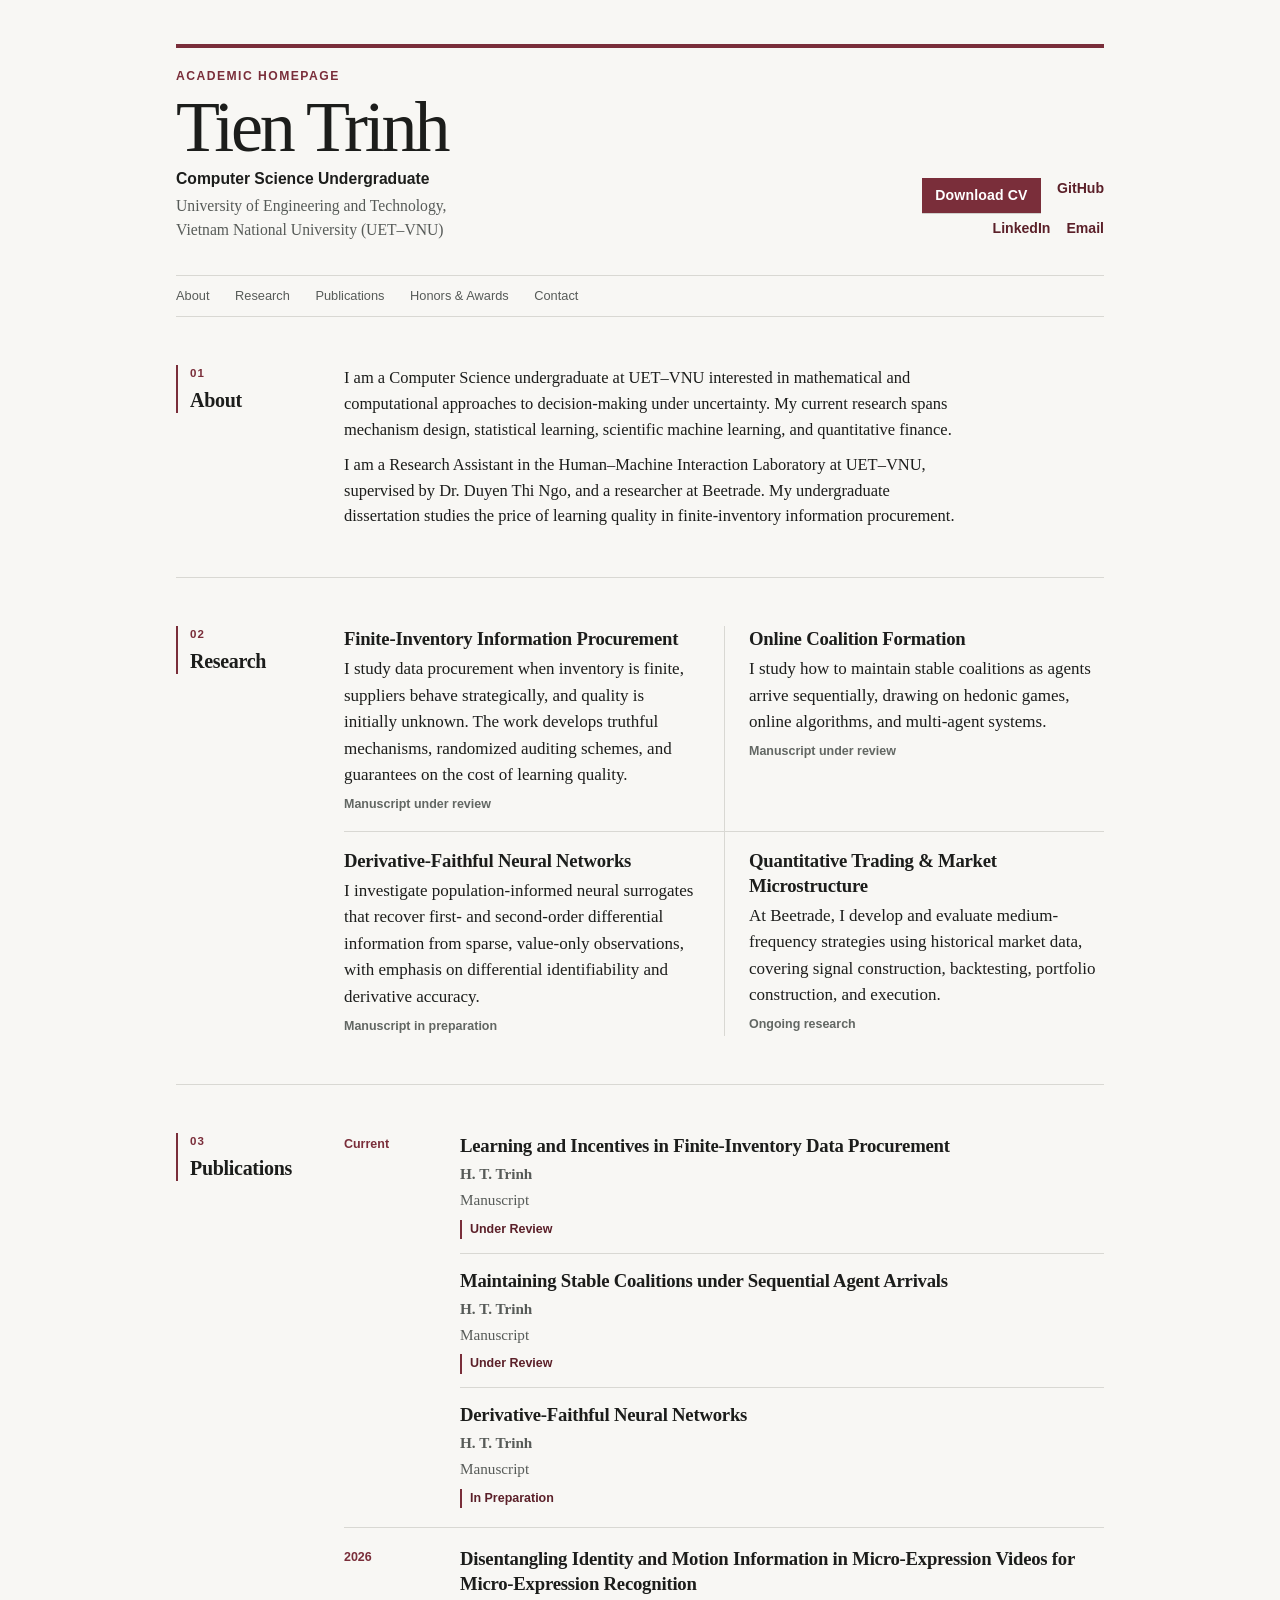
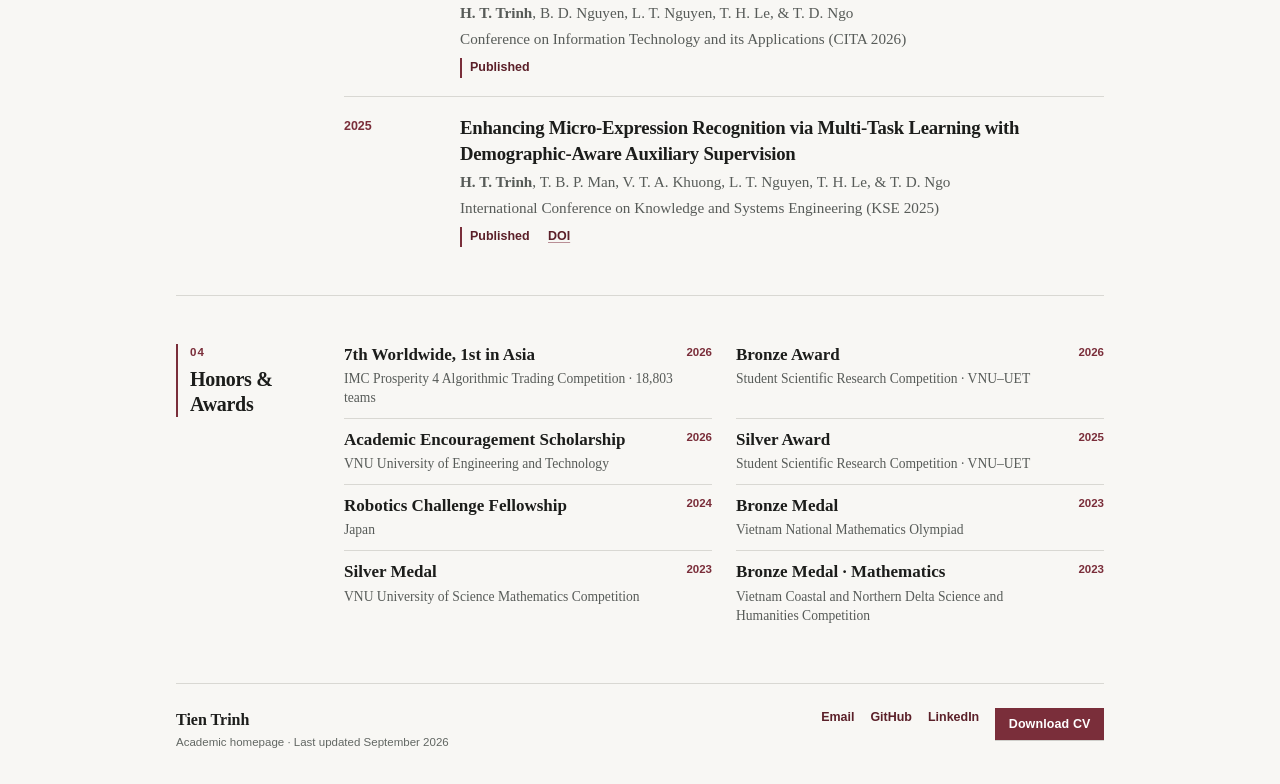
<file: index.html>
<!doctype html>
<html lang="en">
  <head>
    <meta charset="utf-8">
    <meta name="viewport" content="width=device-width, initial-scale=1">

    <title>Tien Trinh — Computer Science Undergraduate at UET–VNU</title>
    <meta
      name="description"
      content="Academic homepage of Tien Trinh, a Computer Science undergraduate at UET–VNU working across mechanism design, statistical learning, scientific machine learning, and quantitative finance."
    >
    <meta name="author" content="Tien Trinh">
    <meta name="theme-color" content="#f8f7f4">

    <link rel="canonical" href="https://sieuanhta.github.io/">
    <link rel="icon" href="/assets/favicon.svg" type="image/svg+xml">
    <link rel="stylesheet" href="/styles.css?v=20260917-3">

    <meta property="og:type" content="website">
    <meta property="og:site_name" content="Tien Trinh">
    <meta property="og:title" content="Tien Trinh — Academic Homepage">
    <meta
      property="og:description"
      content="Research, publications, honors, and curriculum vitae of Tien Trinh, a Computer Science undergraduate at UET–VNU."
    >
    <meta property="og:url" content="https://sieuanhta.github.io/">
  </head>
  <body>
    <a class="skip-link" href="#main-content">Skip to main content</a>

    <header class="site-header">
      <div class="container header-layout">
        <div class="identity">
          <p class="eyebrow">Academic homepage</p>
          <h1>Tien Trinh</h1>
          <p class="role">Computer Science Undergraduate</p>
          <p class="affiliation">
            University of Engineering and Technology,<br>
            Vietnam National University (UET–VNU)
          </p>
        </div>

        <nav class="profile-links" aria-label="Profile links">
          <a class="cv-link" href="/cv.pdf" download>Download CV</a>
          <a href="https://github.com/sieuanhta">GitHub</a>
          <a href="https://www.linkedin.com/in/tien-trinh">LinkedIn</a>
          <a href="mailto:trinhhaitienemail@gmail.com">Email</a>
          <!-- TODO: Add a Google Scholar link when a verified profile URL is available. -->
        </nav>
      </div>

      <nav class="section-nav container" aria-label="Page sections">
        <a href="#about">About</a>
        <a href="#research">Research</a>
        <a href="#publications">Publications</a>
        <a href="#honors">Honors &amp; Awards</a>
        <a href="#contact">Contact</a>
      </nav>
    </header>

    <main id="main-content" class="container">
      <section id="about" class="section" aria-labelledby="about-heading">
        <div class="section-heading">
          <p class="section-number" aria-hidden="true">01</p>
          <h2 id="about-heading">About</h2>
        </div>
        <div class="section-content prose">
          <p>
            I am a Computer Science undergraduate at UET–VNU interested in mathematical and
            computational approaches to decision-making under uncertainty. My current research
            spans mechanism design, statistical learning, scientific machine learning, and
            quantitative finance.
          </p>
          <p>
            I am a Research Assistant in the Human–Machine Interaction Laboratory at UET–VNU,
            supervised by Dr. Duyen Thi Ngo, and a researcher at Beetrade. My undergraduate
            dissertation studies the price of learning quality in finite-inventory information
            procurement.
          </p>
        </div>
      </section>

      <section id="research" class="section" aria-labelledby="research-heading">
        <div class="section-heading">
          <p class="section-number" aria-hidden="true">02</p>
          <h2 id="research-heading">Research</h2>
        </div>
        <div class="section-content research-list">
          <article class="research-item">
            <h3>Finite-Inventory Information Procurement</h3>
            <p>
              I study data procurement when inventory is finite, suppliers behave strategically,
              and quality is initially unknown. The work develops truthful mechanisms,
              randomized auditing schemes, and guarantees on the cost of learning quality.
            </p>
            <p class="item-links" aria-label="Project links">
              <span>Manuscript under review</span>
            </p>
          </article>

          <article class="research-item">
            <h3>Online Coalition Formation</h3>
            <p>
              I study how to maintain stable coalitions as agents arrive sequentially, drawing
              on hedonic games, online algorithms, and multi-agent systems.
            </p>
            <p class="item-links" aria-label="Project links">
              <span>Manuscript under review</span>
            </p>
          </article>

          <article class="research-item">
            <h3>Derivative-Faithful Neural Networks</h3>
            <p>
              I investigate population-informed neural surrogates that recover first- and
              second-order differential information from sparse, value-only observations, with
              emphasis on differential identifiability and derivative accuracy.
            </p>
            <p class="item-links" aria-label="Project links">
              <span>Manuscript in preparation</span>
            </p>
          </article>

          <article class="research-item">
            <h3>Quantitative Trading &amp; Market Microstructure</h3>
            <p>
              At Beetrade, I develop and evaluate medium-frequency strategies using historical
              market data, covering signal construction, backtesting, portfolio construction,
              and execution.
            </p>
            <p class="item-links" aria-label="Project links">
              <span>Ongoing research</span>
            </p>
          </article>
        </div>
      </section>

      <section id="publications" class="section" aria-labelledby="publications-heading">
        <div class="section-heading">
          <p class="section-number" aria-hidden="true">03</p>
          <h2 id="publications-heading">Publications</h2>
        </div>
        <div class="section-content publication-list">
          <section class="publication-year" aria-labelledby="current-publications">
            <h3 id="current-publications">Current</h3>
            <div class="publication-items">
              <article class="publication">
                <p class="publication-title">Learning and Incentives in Finite-Inventory Data Procurement</p>
                <p class="publication-authors"><strong>H. T. Trinh</strong></p>
                <p class="publication-venue">Manuscript</p>
                <p class="publication-meta">
                  <span class="status">Under Review</span>
                </p>
              </article>
              <article class="publication">
                <p class="publication-title">Maintaining Stable Coalitions under Sequential Agent Arrivals</p>
                <p class="publication-authors"><strong>H. T. Trinh</strong></p>
                <p class="publication-venue">Manuscript</p>
                <p class="publication-meta">
                  <span class="status">Under Review</span>
                </p>
              </article>
              <article class="publication">
                <p class="publication-title">Derivative-Faithful Neural Networks</p>
                <p class="publication-authors"><strong>H. T. Trinh</strong></p>
                <p class="publication-venue">Manuscript</p>
                <p class="publication-meta">
                  <span class="status">In Preparation</span>
                </p>
              </article>
            </div>
          </section>

          <section class="publication-year" aria-labelledby="publications-2026">
            <h3 id="publications-2026">2026</h3>
            <div class="publication-items">
              <article class="publication">
                <p class="publication-title">
                  Disentangling Identity and Motion Information in Micro-Expression Videos for
                  Micro-Expression Recognition
                </p>
                <p class="publication-authors">
                  <strong>H. T. Trinh</strong>, B. D. Nguyen, L. T. Nguyen, T. H. Le,
                  &amp; T. D. Ngo
                </p>
                <p class="publication-venue">
                  Conference on Information Technology and its Applications (CITA 2026)
                </p>
                <p class="publication-meta">
                  <span class="status">Published</span>
                </p>
              </article>
            </div>
          </section>

          <section class="publication-year" aria-labelledby="publications-2025">
            <h3 id="publications-2025">2025</h3>
            <div class="publication-items">
              <article class="publication">
                <p class="publication-title">
                  Enhancing Micro-Expression Recognition via Multi-Task Learning with
                  Demographic-Aware Auxiliary Supervision
                </p>
                <p class="publication-authors">
                  <strong>H. T. Trinh</strong>, T. B. P. Man, V. T. A. Khuong, L. T. Nguyen,
                  T. H. Le, &amp; T. D. Ngo
                </p>
                <p class="publication-venue">
                  International Conference on Knowledge and Systems Engineering (KSE 2025)
                </p>
                <p class="publication-meta">
                  <span class="status">Published</span>
                  <a href="https://doi.org/10.1109/KSE68178.2025.11309416">DOI</a>
                </p>
              </article>
            </div>
          </section>
        </div>
      </section>

      <section id="honors" class="section" aria-labelledby="honors-heading">
        <div class="section-heading">
          <p class="section-number" aria-hidden="true">04</p>
          <h2 id="honors-heading">Honors &amp; Awards</h2>
        </div>
        <div class="section-content">
          <ul class="award-list">
            <li>
              <span><span class="award-name">7th Worldwide, 1st in Asia</span><span class="award-detail">IMC Prosperity 4 Algorithmic Trading Competition · 18,803 teams</span></span>
              <time datetime="2026">2026</time>
            </li>
            <li>
              <span><span class="award-name">Bronze Award</span><span class="award-detail">Student Scientific Research Competition · VNU–UET</span></span>
              <time datetime="2026">2026</time>
            </li>
            <li>
              <span><span class="award-name">Academic Encouragement Scholarship</span><span class="award-detail">VNU University of Engineering and Technology</span></span>
              <time datetime="2026">2026</time>
            </li>
            <li>
              <span><span class="award-name">Silver Award</span><span class="award-detail">Student Scientific Research Competition · VNU–UET</span></span>
              <time datetime="2025">2025</time>
            </li>
            <li>
              <span><span class="award-name">Robotics Challenge Fellowship</span><span class="award-detail">Japan</span></span>
              <time datetime="2024">2024</time>
            </li>
            <li>
              <span><span class="award-name">Bronze Medal</span><span class="award-detail">Vietnam National Mathematics Olympiad</span></span>
              <time datetime="2023">2023</time>
            </li>
            <li>
              <span><span class="award-name">Silver Medal</span><span class="award-detail">VNU University of Science Mathematics Competition</span></span>
              <time datetime="2023">2023</time>
            </li>
            <li>
              <span><span class="award-name">Bronze Medal · Mathematics</span><span class="award-detail">Vietnam Coastal and Northern Delta Science and Humanities Competition</span></span>
              <time datetime="2023">2023</time>
            </li>
          </ul>
        </div>
      </section>
    </main>

    <footer id="contact" class="site-footer">
      <div class="container footer-layout">
        <div>
          <p class="footer-name">Tien Trinh</p>
          <p class="footer-note">Academic homepage · Last updated September 2026</p>
        </div>
        <nav class="footer-links" aria-label="Contact links">
          <a href="mailto:trinhhaitienemail@gmail.com">Email</a>
          <a href="https://github.com/sieuanhta">GitHub</a>
          <a href="https://www.linkedin.com/in/tien-trinh">LinkedIn</a>
          <a class="cv-link" href="/cv.pdf" download>Download CV</a>
        </nav>
      </div>
    </footer>
  </body>
</html>
</file>
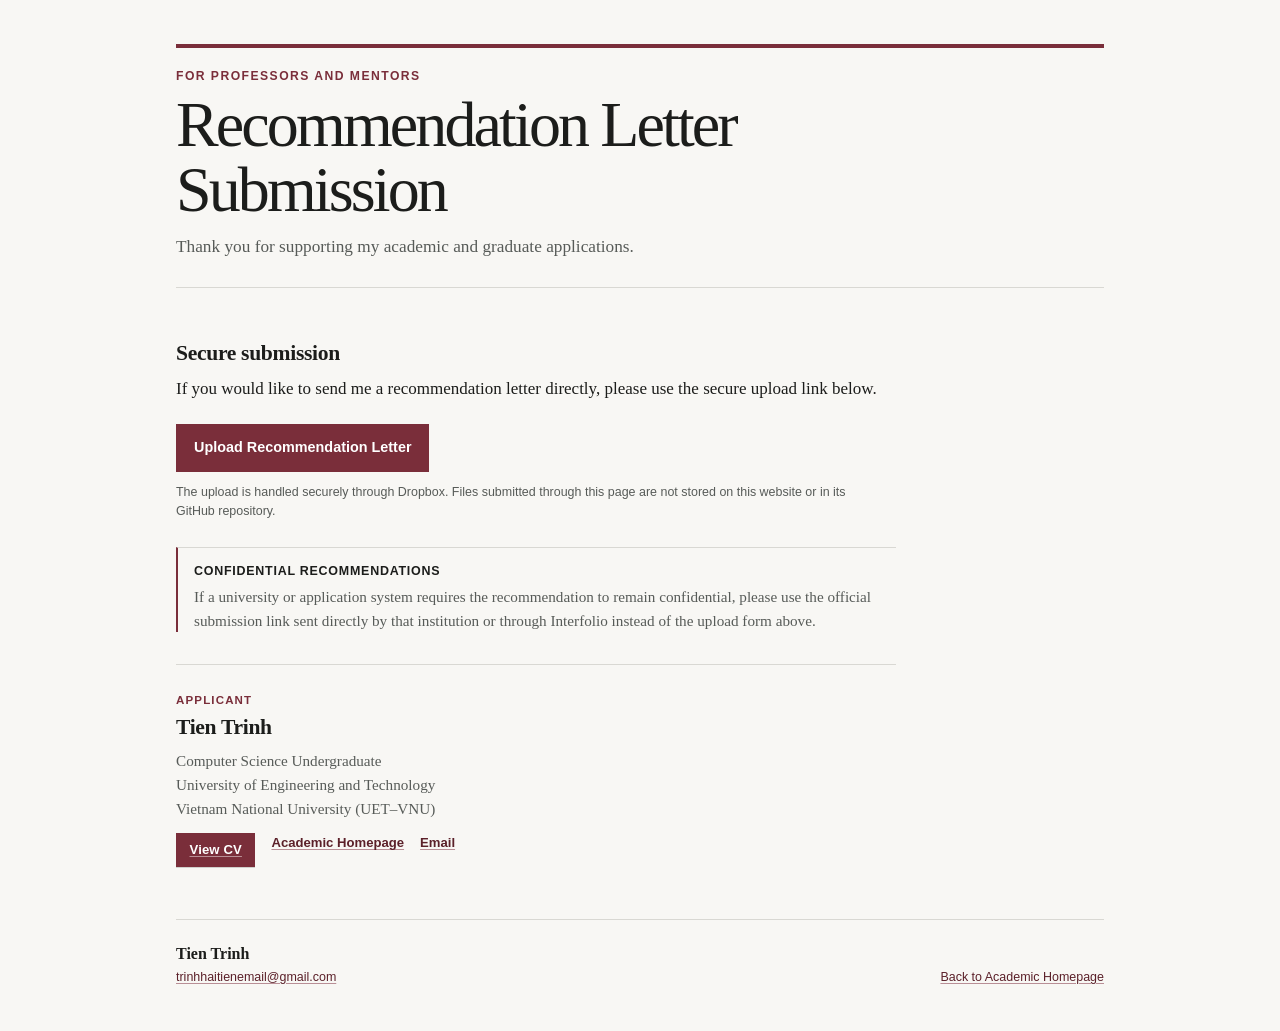
<file: recommenders/index.html>
<!doctype html>
<html lang="en">
  <head>
    <meta charset="utf-8">
    <meta name="viewport" content="width=device-width, initial-scale=1">

    <title>Recommendation Letter Submission — Tien Trinh</title>
    <meta
      name="description"
      content="Private-facing recommendation letter submission information for Tien Trinh."
    >
    <meta name="author" content="Tien Trinh">
    <meta name="robots" content="noindex, nofollow">
    <meta name="theme-color" content="#f8f7f4">

    <link rel="icon" href="/assets/favicon.svg" type="image/svg+xml">
    <link rel="stylesheet" href="/styles.css?v=20260917-3">
  </head>
  <body class="recommender-page">
    <a class="skip-link" href="#main-content">Skip to main content</a>

    <div class="container recommendation-shell">
      <header class="recommendation-header">
        <p class="eyebrow">For professors and mentors</p>
        <h1 class="recommendation-title">Recommendation Letter Submission</h1>
        <p class="recommendation-intro">
          Thank you for supporting my academic and graduate applications.
        </p>
      </header>

      <main id="main-content" class="recommendation-main">
        <section aria-labelledby="submission-heading">
          <h2 id="submission-heading" class="recommendation-subheading">Secure submission</h2>
          <p>
            If you would like to send me a recommendation letter directly, please use the secure
            upload link below.
          </p>
          <p class="recommendation-action">
            <a
              class="primary-action"
              href="https://www.dropbox.com/request/5enhq8rvt2k5lbhaz3v5"
              target="_blank"
              rel="noopener noreferrer"
            >Upload Recommendation Letter</a>
          </p>
          <p class="submission-note">
            The upload is handled securely through Dropbox. Files submitted through this page
            are not stored on this website or in its GitHub repository.
          </p>

          <aside class="confidential-note" aria-labelledby="confidential-heading">
            <h2 id="confidential-heading">Confidential recommendations</h2>
            <p>
              If a university or application system requires the recommendation to remain
              confidential, please use the official submission link sent directly by that
              institution or through Interfolio instead of the upload form above.
            </p>
          </aside>
        </section>

        <section class="applicant-section" aria-labelledby="applicant-heading">
          <p class="section-number" aria-hidden="true">Applicant</p>
          <h2 id="applicant-heading">Tien Trinh</h2>
          <p class="applicant-details">
            Computer Science Undergraduate<br>
            University of Engineering and Technology<br>
            Vietnam National University (UET–VNU)
          </p>
          <nav class="applicant-links" aria-label="Applicant links">
            <a class="cv-link" href="/cv.pdf">View CV</a>
            <a href="/">Academic Homepage</a>
            <a href="mailto:trinhhaitienemail@gmail.com">Email</a>
          </nav>
        </section>
      </main>

      <footer class="recommendation-footer">
        <p>
          <span class="footer-name">Tien Trinh</span>
          <a href="mailto:trinhhaitienemail@gmail.com">trinhhaitienemail@gmail.com</a>
        </p>
        <a href="/">Back to Academic Homepage</a>
      </footer>
    </div>
  </body>
</html>
</file>
<file: styles.css>
:root {
  --background: #f8f7f4;
  --text: #1c1d1b;
  --muted: #575b58;
  --subtle: #626763;
  --accent: #7a2e3a;
  --accent-dark: #5b2029;
  --border: #d9d8d3;
  --serif: Georgia, "Times New Roman", Times, serif;
  --sans: Inter, ui-sans-serif, -apple-system, BlinkMacSystemFont, "Segoe UI", sans-serif;
  --content-width: 58rem;
}

*,
*::before,
*::after {
  box-sizing: border-box;
}

html {
  scroll-behavior: smooth;
}

body {
  margin: 0;
  background: var(--background);
  color: var(--text);
  font-family: var(--serif);
  font-size: 1.0625rem;
  line-height: 1.56;
  text-rendering: optimizeLegibility;
}

a {
  color: var(--accent-dark);
  text-decoration-color: #b98f96;
  text-decoration-thickness: 0.08em;
  text-underline-offset: 0.18em;
}

a:hover {
  color: var(--accent);
  text-decoration-color: currentColor;
}

a:focus-visible {
  border-radius: 0.15rem;
  outline: 3px solid rgba(122, 46, 58, 0.32);
  outline-offset: 4px;
}

.container {
  width: min(calc(100% - 3rem), var(--content-width));
  margin-inline: auto;
}

.skip-link {
  position: fixed;
  z-index: 10;
  top: 0.75rem;
  left: 0.75rem;
  padding: 0.55rem 0.85rem;
  transform: translateY(-200%);
  background: var(--text);
  color: #ffffff;
  font-family: var(--sans);
  font-size: 0.85rem;
}

.skip-link:focus {
  transform: translateY(0);
}

.site-header {
  padding-top: clamp(1.5rem, 4vw, 2.75rem);
}

.header-layout {
  display: grid;
  grid-template-columns: minmax(0, 1fr) auto;
  gap: 1.5rem;
  align-items: end;
  padding-top: 1.2rem;
  border-top: 0.25rem solid var(--accent);
}

.eyebrow,
.section-number,
.role,
.profile-links,
.section-nav,
.item-links,
.publication-meta,
.footer-links,
.footer-note {
  font-family: var(--sans);
}

.eyebrow {
  margin: 0 0 0.35rem;
  color: var(--accent);
  font-size: 0.76rem;
  font-weight: 700;
  letter-spacing: 0.12em;
  text-transform: uppercase;
}

h1,
h2,
h3,
p {
  margin-top: 0;
}

h1 {
  max-width: 14ch;
  margin-bottom: 0.3rem;
  font-size: clamp(2.75rem, 6vw, 4.5rem);
  font-weight: 500;
  letter-spacing: -0.045em;
  line-height: 0.98;
}

.role {
  margin-bottom: 0.15rem;
  color: var(--text);
  font-size: 0.98rem;
  font-weight: 650;
}

.affiliation {
  margin-bottom: 0;
  color: var(--muted);
  font-size: 0.98rem;
  line-height: 1.55;
}

.profile-links {
  display: flex;
  max-width: 16rem;
  flex-wrap: wrap;
  justify-content: flex-end;
  gap: 0.35rem 1rem;
  padding-bottom: 0.15rem;
  font-size: 0.88rem;
  font-weight: 600;
}

.profile-links a,
.section-nav a,
.footer-links a {
  text-decoration: none;
}

.profile-links .cv-link,
.footer-links .cv-link,
.applicant-links .cv-link {
  display: inline-flex;
  align-items: center;
  padding: 0.42rem 0.72rem;
  border: 2px solid var(--accent);
  background: var(--accent);
  color: #ffffff;
  font-weight: 750;
  letter-spacing: 0.01em;
  line-height: 1.2;
  box-shadow: 0 1px 0 rgba(28, 29, 27, 0.18);
}

.profile-links .cv-link:hover,
.footer-links .cv-link:hover,
.applicant-links .cv-link:hover {
  border-color: var(--accent-dark);
  background: var(--accent-dark);
  color: #ffffff;
}

.section-nav {
  display: flex;
  gap: 0.75rem 1.6rem;
  margin-top: clamp(1.35rem, 3vw, 2rem);
  padding-block: 0.65rem;
  overflow-x: auto;
  border-block: 1px solid var(--border);
  font-size: 0.8rem;
  white-space: nowrap;
}

.section-nav a {
  color: var(--muted);
}

.section-nav a:hover {
  color: var(--accent-dark);
}

.section {
  display: grid;
  grid-template-columns: 7.5rem minmax(0, 1fr);
  gap: clamp(1.75rem, 4vw, 3rem);
  padding-block: clamp(2.15rem, 4vw, 3rem);
  border-bottom: 1px solid var(--border);
  scroll-margin-top: 1rem;
}

.section-heading {
  align-self: start;
  padding-left: 0.75rem;
  border-left: 0.15rem solid var(--accent);
}

.section-number {
  margin-bottom: 0.3rem;
  color: var(--accent);
  font-size: 0.72rem;
  font-weight: 700;
  letter-spacing: 0.1em;
}

h2 {
  margin-bottom: 0;
  font-size: 1.25rem;
  font-weight: 600;
  letter-spacing: -0.015em;
  line-height: 1.25;
}

.section-content > :last-child,
.prose > :last-child,
.research-item > :last-child,
.publication > :last-child {
  margin-bottom: 0;
}

.prose {
  max-width: 39rem;
  font-size: 1.03rem;
}

.prose p {
  margin-bottom: 0.6rem;
}

.research-list {
  display: grid;
  grid-template-columns: repeat(2, minmax(0, 1fr));
  gap: 0;
}

.research-item {
  padding-block: 1rem;
  border-top: 1px solid var(--border);
}

.research-item:nth-child(odd) {
  padding-right: 1.5rem;
}

.research-item:nth-child(even) {
  padding-left: 1.5rem;
  border-left: 1px solid var(--border);
}

.research-item:nth-child(-n + 2) {
  padding-top: 0;
  border-top: 0;
}

.research-item:nth-last-child(-n + 2) {
  padding-bottom: 0;
}

.research-item h3,
.publication-title {
  margin-bottom: 0.3rem;
  font-size: 1.17rem;
  font-weight: 600;
  letter-spacing: -0.012em;
  line-height: 1.35;
}

.research-item > p:not(.item-links) {
  margin-bottom: 0.4rem;
}

.item-links,
.publication-meta {
  display: flex;
  flex-wrap: wrap;
  gap: 0.4rem 1.15rem;
  color: var(--subtle);
  font-size: 0.78rem;
  font-weight: 600;
}

.publication-year {
  display: grid;
  grid-template-columns: 6.25rem minmax(0, 1fr);
  gap: 1rem;
}

.publication-year + .publication-year {
  margin-top: 1.15rem;
  padding-top: 1.15rem;
  border-top: 1px solid var(--border);
}

.publication-year > h3 {
  margin: 0.1rem 0 0;
  color: var(--accent);
  font-family: var(--sans);
  font-size: 0.78rem;
  font-weight: 700;
}

.publication {
  padding-bottom: 0;
}

.publication + .publication {
  margin-top: 0.85rem;
  padding-top: 0.85rem;
  border-top: 1px solid var(--border);
}

.publication-title {
  margin-bottom: 0.25rem;
}

.publication-authors,
.publication-venue {
  margin-bottom: 0.15rem;
  color: var(--muted);
  font-size: 0.95rem;
  line-height: 1.55;
}

.publication-meta {
  margin-top: 0.5rem;
}

.status {
  color: var(--accent-dark);
  padding-left: 0.5rem;
  border-left: 0.15rem solid var(--accent);
}

.award-list {
  display: grid;
  grid-template-columns: repeat(2, minmax(0, 1fr));
  gap: 0 1.5rem;
  margin: 0;
  padding: 0;
  list-style: none;
}

.award-list li {
  display: grid;
  grid-template-columns: minmax(0, 1fr) auto;
  gap: 0.75rem;
  align-items: start;
  padding-block: 0.65rem;
  border-top: 1px solid var(--border);
}

.award-list li:nth-child(-n + 2) {
  padding-top: 0;
  border-top: 0;
}

.award-name {
  display: block;
  font-weight: 600;
  line-height: 1.35;
}

.award-detail {
  display: block;
  margin-top: 0.15rem;
  color: var(--muted);
  font-size: 0.85rem;
  line-height: 1.4;
}

.award-list time {
  color: var(--accent);
  font-family: var(--sans);
  font-size: 0.72rem;
  font-weight: 700;
}

.site-footer {
  padding-block: 1.5rem 2rem;
}

.footer-layout {
  display: flex;
  justify-content: space-between;
  gap: 2rem;
  align-items: start;
}

.footer-name {
  margin-bottom: 0.05rem;
  font-size: 1rem;
  font-weight: 600;
}

.footer-note {
  margin-bottom: 0;
  color: var(--subtle);
  font-size: 0.72rem;
}

.footer-links {
  display: flex;
  flex-wrap: wrap;
  justify-content: flex-end;
  gap: 0.45rem 1rem;
  font-size: 0.78rem;
  font-weight: 600;
}

/* Unlisted recommendation-letter submission page */
.recommendation-shell {
  padding-block: clamp(1.5rem, 4vw, 2.75rem);
}

.recommendation-header {
  padding: 1.2rem 0 1.6rem;
  border-top: 0.25rem solid var(--accent);
  border-bottom: 1px solid var(--border);
}

.recommendation-title {
  max-width: 18ch;
  margin-bottom: 0.75rem;
  font-size: clamp(2.35rem, 6vw, 4rem);
  line-height: 1.02;
}

.recommendation-intro {
  max-width: 38rem;
  margin-bottom: 0;
  color: var(--muted);
  font-size: 1.08rem;
}

.recommendation-main {
  max-width: 45rem;
  padding-block: clamp(2rem, 5vw, 3.25rem);
}

.recommendation-subheading,
.applicant-section h2 {
  margin-bottom: 0.55rem;
  font-size: 1.35rem;
  font-weight: 600;
}

.recommendation-action {
  margin: 1.35rem 0 0.7rem;
}

.primary-action {
  display: inline-flex;
  min-height: 3rem;
  align-items: center;
  justify-content: center;
  padding: 0.65rem 1rem;
  border: 2px solid var(--accent);
  background: var(--accent);
  color: #ffffff;
  font-family: var(--sans);
  font-size: 0.9rem;
  font-weight: 750;
  line-height: 1.2;
  text-decoration: none;
}

.primary-action:hover {
  border-color: var(--accent-dark);
  background: var(--accent-dark);
  color: #ffffff;
}

.submission-note {
  max-width: 42rem;
  margin-bottom: 0;
  color: var(--muted);
  font-family: var(--sans);
  font-size: 0.78rem;
  line-height: 1.5;
}

.confidential-note {
  margin-top: 1.65rem;
  padding: 1rem 0 0 1rem;
  border-top: 1px solid var(--border);
  border-left: 0.15rem solid var(--accent);
  color: var(--muted);
}

.confidential-note h2 {
  margin-bottom: 0.35rem;
  color: var(--text);
  font-family: var(--sans);
  font-size: 0.78rem;
  font-weight: 750;
  letter-spacing: 0.06em;
  text-transform: uppercase;
}

.confidential-note p {
  margin-bottom: 0;
  font-size: 0.95rem;
}

.applicant-section {
  margin-top: 2rem;
  padding-top: 1.65rem;
  border-top: 1px solid var(--border);
}

.applicant-section .section-number {
  margin-bottom: 0.25rem;
  text-transform: uppercase;
}

.applicant-details {
  margin-bottom: 0.8rem;
  color: var(--muted);
  font-size: 0.95rem;
}

.applicant-links {
  display: flex;
  flex-wrap: wrap;
  gap: 0.4rem 1rem;
  font-family: var(--sans);
  font-size: 0.82rem;
  font-weight: 650;
}

.recommendation-footer {
  display: flex;
  justify-content: space-between;
  gap: 1.5rem;
  align-items: end;
  padding-top: 1.4rem;
  border-top: 1px solid var(--border);
  font-family: var(--sans);
  font-size: 0.78rem;
}

.recommendation-footer p {
  margin-bottom: 0;
}

.recommendation-footer .footer-name {
  display: block;
  font-family: var(--serif);
}

@media (max-width: 42rem) {
  body {
    font-size: 1rem;
  }

  .container {
    width: min(calc(100% - 2rem), var(--content-width));
  }

  .header-layout {
    grid-template-columns: 1fr;
    gap: 1.25rem;
  }

  .profile-links {
    max-width: none;
    justify-content: flex-start;
  }

  .section-nav {
    flex-wrap: wrap;
    margin-top: 1.4rem;
    white-space: normal;
  }

  .section {
    grid-template-columns: 1fr;
    gap: 0.9rem;
    padding-block: 2rem;
  }

  .section-heading {
    display: flex;
    gap: 0.8rem;
    align-items: baseline;
  }

  .section-number {
    margin-bottom: 0;
  }

  .research-list {
    grid-template-columns: 1fr;
  }

  .research-item:nth-child(odd),
  .research-item:nth-child(even) {
    padding-right: 0;
    padding-left: 0;
    border-left: 0;
  }

  .research-item:nth-child(2) {
    padding-top: 1rem;
    border-top: 1px solid var(--border);
  }

  .award-list {
    grid-template-columns: 1fr;
  }

  .award-list li:nth-child(2) {
    padding-top: 0.65rem;
    border-top: 1px solid var(--border);
  }

  .footer-layout {
    flex-direction: column;
    gap: 1.25rem;
  }

  .footer-links {
    justify-content: flex-start;
  }

  .primary-action {
    width: 100%;
    min-height: 3.25rem;
  }

  .recommendation-footer {
    flex-direction: column;
    align-items: flex-start;
  }
}

@media (max-width: 28rem) {
  h1 {
    font-size: 2.75rem;
  }

  .publication-year {
    grid-template-columns: 1fr;
    gap: 0.55rem;
  }
}

@media (prefers-reduced-motion: reduce) {
  html {
    scroll-behavior: auto;
  }
}

@media print {
  :root {
    --background: #ffffff;
  }

  body {
    font-size: 10.5pt;
  }

  .site-header {
    padding-top: 1cm;
  }

  .section-nav,
  .skip-link {
    display: none;
  }

  .section {
    break-inside: avoid;
    padding-block: 1cm;
  }

  a {
    color: inherit;
  }
}
</file>
